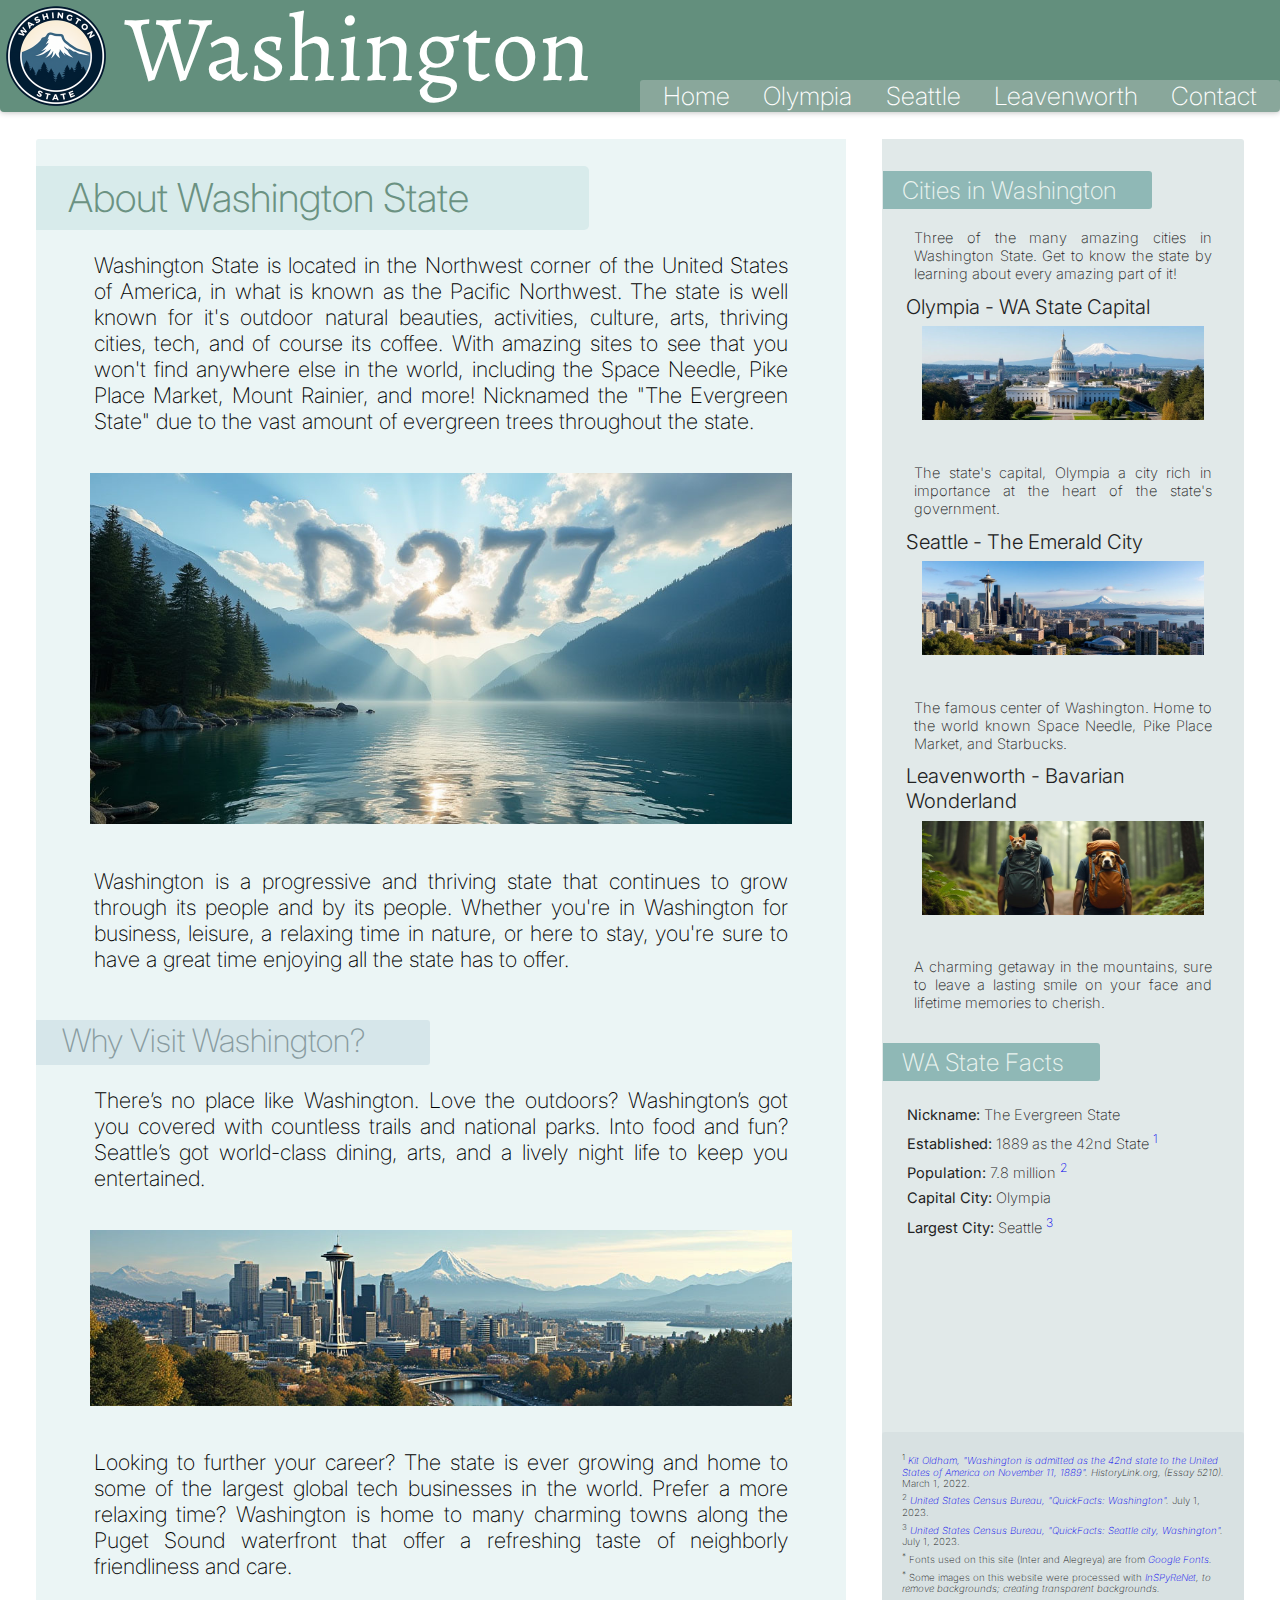
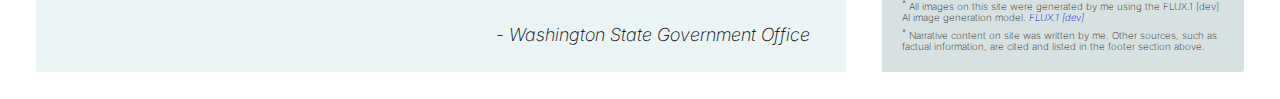
<file: index.html>
<!DOCTYPE html>
<html lang="en">
    <head>
        <meta charset="UTF-8">
        <title>Washington State - Home</title>
        <link rel="stylesheet" href="./css/style.css">
    <body>
        <div class="cookie-banner box-shadow">
            <p>Site uses cookies to improve browsing experience.
                <button class="cookie-banner-button-accept">Accept</button>
                <button class="cookie-banner-button-deny">Deny</button>
            </p>
        </div>
        <header class="box-shadow">
            <div class="header-content" role="heading">
                <span class="header-logo">
                    <img src="./img/WA-Header-Logo_flux.1.png" alt="Washington state circl logo (USA) with the text  &quot;Washington&quot; at the top of the circle and the text &quot;State&quot; at the bottom">
                    <h1>Washington</h1>
                </span>
                <nav class="header-nav">
                    <ul class="heaver-nav-list">
                        <li class="header-nav-item"><a href="index.html">Home</a></li>
                        <li class="header-nav-item"><a href="olympia.html">Olympia</a></li>
                        <li class="header-nav-item"><a href="seattle.html">Seattle</a></li>
                        <li class="header-nav-item"><a href="leavenworth.html">Leavenworth</a></li>
                        <li class="header-nav-item"><a href="contact.html">Contact</a></li>
                    </ul>
                </nav>
            </div>
        </header>
        <main>
            <section class="main-section">
                <h2>About Washington State</h2>
                <p>
                    Washington State is located in the Northwest corner of the United States of America, in what is known as the Pacific Northwest.
                    The state is well known for it's outdoor natural beauties, activities, culture, arts, thriving cities, tech, and of course its coffee.
                    With amazing sites to see that you won't find anywhere else in the world, including the Space Needle, Pike Place Market, Mount Rainier, and more!
                    Nicknamed the "The Evergreen State" due to the vast amount of evergreen trees throughout the state.
                </p>
                <img src="./img/WA-home_lake_flux.1.jpg" alt="Washington state (USA) website homepage image spread of the water and mountain and beautiful trees on a sunny day, with very subtle god rays of light, and clouds shape into the word 'D277'">
                <p>
                    Washington is a progressive and thriving state that continues to grow through its people and by its people.
                    Whether you're in Washington for business, leisure, a relaxing time in nature, or here to stay, you're sure to have a great time enjoying all the state has to offer.
                </p>
                <h3>Why Visit Washington?</h3>
                <p>
                    There’s no place like Washington. Love the outdoors? Washington’s got you covered with countless trails and national parks.
                    Into food and fun? Seattle’s got world-class dining, arts, and a lively night life to keep you entertained.
                </p>
                <img src="./img/WA-home_city-view_flux.1.jpg" alt="WA State bottom webssite banner, a view from the sky showing all the major cities in a cool miniature map type diorama but real life.">
                <p>
                    Looking to further your career? The state is ever growing and home to some of the largest global tech businesses in the world.
                    Prefer a more relaxing time? Washington is home to many charming towns along the Puget Sound waterfront that offer a refreshing taste of neighborly friendliness and care.
                </p>
                <footer class="section-footer">
                    - Washington State Government Office
                </footer>
            </section>
            <aside class="main-aside">
                <h3 class="home-main-aside-header">Cities in Washington</h3>
                <p>Three of the many amazing cities in Washington State. Get to know the state by learning about every amazing part of it!</p>
                <h4>Olympia - WA State Capital</h4>
                <div>
                    <a class="main-aside-city-link" href="olympia.html">
                        <img src="./img/WA-home_Olympia_flux.1.jpg" alt="Washington state (USA) image spread of the capital city: Olympia, WA. Showing the capital building, all white building with white top and mountain in the distant background">
                    </a>
                </div>
                <p>
                The state's capital, Olympia a city rich in importance at the heart of the state's government.
                </p>
                
                <h4>Seattle - The Emerald City</h4>
                <div>
                    <a class="main-aside-city-link" href="seattle.html">
                        <img src="./img/WA-home_Seattle_flux.1.jpg" alt="Washington state (USA) image spread of the city of Seattle. Showing the Space Needle and the waterfront">
                    </a>
                </div>
                <p>
                The famous center of Washington. Home to the world known Space Needle, Pike Place Market, and Starbucks.
                
                </p>
                
                <h4>Leavenworth - Bavarian Wonderland</h4>
                <div>
                    <a class="main-aside-city-link" href="leavenworth.html">
                        <img src="./img/WA-home_Leavenworth_flux.1.jpg" alt="Washington state (USA) image spread of the forest trails, in the woods with a couple of hikers that are wearing hiking backpacks and in one of the backpacks is a cat's head peeking out and in the other backpack is a dog's head peeking out">
                    </a>
                </div>
                <p>
                A charming getaway in the mountains, sure to leave a lasting smile on your face and lifetime memories to cherish.
                </p>
                <br>
                <h3>WA State Facts</h3>
                <ul class="main-aside-facts-list">
                    <li class="main-aside-facts-item"><b>Nickname:</b> The Evergreen State
                    <li class="main-aside-facts-item"><b>Established:</b> 1889 as the 42nd State <sup><a href="#footnote1">1</a></sup>
                    <li class="main-aside-facts-item"><b>Population:</b> 7.8 million <sup><a href="#footnote2">2</a></sup>
                    <li class="main-aside-facts-item"><b>Capital City:</b> Olympia
                    <li class="main-aside-facts-item"><b>Largest City:</b> Seattle <sup><a href="#footnote3">3</a></sup>
                </ul>
                <footer class="aside-footer">
                    <p id="footnote1" class="aside-footer-citation">
                        <sup>1</sup>
                        <cite>
                            <a href="https://www.historylink.org/File/5210" target="_blank" rel="noopener noreferrer">Kit Oldham, "Washington is admitted as the 42nd state to the United States of America on November 11, 1889"</a>.
                            HistoryLink.org, (Essay 5210).
                        </cite>
                        March 1, 2022.
                    </p>
                    <p id="footnote2" class="aside-footer-citation">
                        <sup>2</sup>
                        <cite><a href="https://www.census.gov/quickfacts/WA" target="_blank" rel="noopener noreferrer">United States Census Bureau, "QuickFacts: Washington"</a>.</cite>
                        July 1, 2023.
                    </p>
                    <p id="footnote3" class="aside-footer-citation">
                        <sup>3</sup>
                        <cite><a href="https://www.census.gov/quickfacts/geo/chart/seattlecitywashington/PST045223" target="_blank" rel="noopener noreferrer">United States Census Bureau, "QuickFacts: Seattle city, Washington"</a>.</cite>
                        July 1, 2023.
                    </p>
                    <p class="aside-footer-citation">
                        <sup>*</sup> Fonts used on this site (Inter and Alegreya) are from 
                        <cite>
                            <a href="https://fonts.google.com/" target="_blank" rel="noopener noreferrer">Google Fonts</a>.
                        </cite>
                    </p>
                    <p class="aside-footer-citation">
                        <sup>*</sup>
                        Some images on this website were processed with 
                        <cite><a href="https://github.com/plemeri/InSPyReNet" target="_blank" rel="noopener noreferrer">InSPyReNet</a>, 
                        to remove backgrounds; creating transparent backgrounds.</cite>
                    </p>
                    <p class="aside-footer-citation">
                        <sup>*</sup>
                        All images on this site were generated by me using the FLUX.1 [dev] AI image generation model.
                        <cite><a href="https://huggingface.co/black-forest-labs/FLUX.1-dev" target="_blank" rel="noopener noreferrer">FLUX.1 [dev]</a></cite>
                    </p>
                    <p class="aside-footer-citation">
                        <sup>*</sup>
                        Narrative content on site was written by me.
                        Other sources, such as factual information, are cited and listed in the footer section above.
                    </p>
                </footer>
            </aside>     
        </main>
    </body>
</html>
</file>
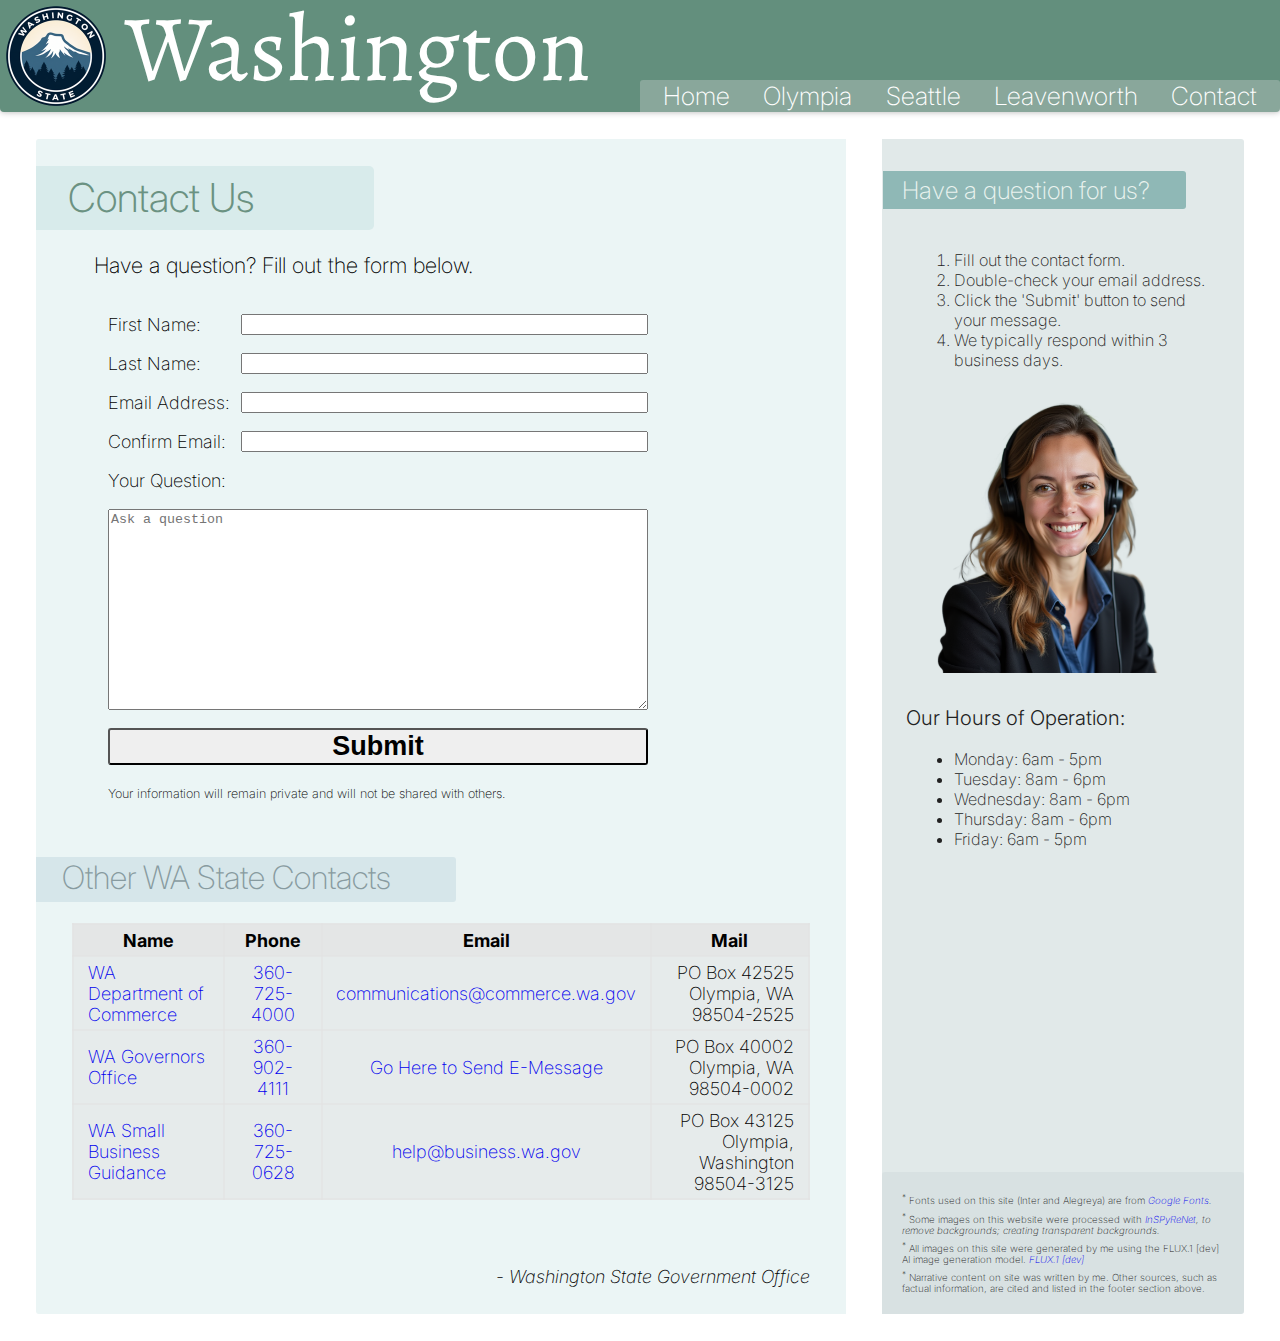
<file: contact.html>
<!DOCTYPE html>
<html lang="en">
    <head>
        <meta charset="UTF-8">
        <title>Washington State - Contact Form</title>
        <link rel="stylesheet" href="./css/style.css">
    <body>
        <header class="box-shadow">
            <div class="header-content" role="heading">
                <span class="header-logo">
                    <img src="./img/WA-Header-Logo_flux.1.png" alt="Washington state circl logo (USA) with the text  &quot;Washington&quot; at the top of the circle and the text &quot;State&quot; at the bottom">
                    <h1>Washington</h1>
                </span>
                <nav class="header-nav">
                    <ul class="heaver-nav-list">
                        <li class="header-nav-item"><a href="index.html">Home</a></li>
                        <li class="header-nav-item"><a href="olympia.html">Olympia</a></li>
                        <li class="header-nav-item"><a href="seattle.html">Seattle</a></li>
                        <li class="header-nav-item"><a href="leavenworth.html">Leavenworth</a></li>
                        <li class="header-nav-item"><a href="contact.html">Contact</a></li>
                    </ul>
                </nav>
            </div>
        </header> 
        <main>
            <section class="main-section">
                <h2>Contact Us</h2>
                <p>
                    Have a question? Fill out the form below.
                </p>
                <form id="contactForm">
                    <div class="form-row">
                        <label for="firstName">First Name:</label>
                        <input type="text" name="firstName" required>
                    </div>
                    <div class="form-row">
                        <label for="lastName">Last Name:</label>
                        <input type="text" name="lastName" required>
                    </div>
                    <div class="form-row">
                        <label for="emailAddress">Email Address:</label>
                        <input type="email" id="emailAddress" name="emailAddress" required>
                    </div>
                    <div class="form-row">
                        <label for="confirmEmail">Confirm Email:</label>
                        <input type="email" id="confirmEmail" name="confirmEmail" required>
                    </div>
                    <div class="form-row">
                        <label for="question">Your Question:</label>
                    </div>
                    <div class="form-row form-row-full">
                        <textarea name="question" rows="13" placeholder="Ask a question"></textarea>
                    </div>
                    <div class="form-row form-row-full">
                        <button type="button" onclick="checkEmailsMatch()">Submit</button>
                    </div>
                    <p><sup><small>Your information will remain private and will not be shared with others.</small></sup></p>

                </form>
                
                <h3>Other WA State Contacts</h3>
                <br>
                <table class="contacts-table">
                    <thead class="contacts-table-head">
                        <tr>
                            <th>Name</th>
                            <th>Phone</th>
                            <th>Email</th>
                            <th>Mail</th>
                        </tr>
                    </thead>
                    <tbody class="contacts-table-body">
                        <tr>
                            <td><a href="https://www.commerce.wa.gov/contact/" target="_blank" rel="noopener noreferrer">WA Department of Commerce</a></td>
                            <td><a href="tel:+1-360-725-4000">360-725-4000</a></td>
                            <td><a href="mailto:communications@commerce.wa.gov">communications@commerce.wa.gov</a></td>
                            <td>PO Box 42525<br>Olympia, WA 98504-2525</td>
                        </tr>
                        <tr>
                            <td><a href="https://governor.wa.gov/contacting-governor/contacting-governors-office" target="_blank" rel="noopener noreferrer">WA Governors Office</a></td>
                            <td><a href="tel:+1-360-902-4111">360-902-4111</a></td>
                            <td><a href="https://governor.wa.gov/contacting-governor/contacting-governors-office/send-gov-inslee-e-message" target="_blank" rel="noopener noreferrer">Go Here to Send E-Message</a></td>
                            <td>PO Box 40002<br>Olympia, WA 98504-0002</td>
                        </tr>
                        <tr>
                            <td><a href="https://www.business.wa.gov/" target="_blank" rel="noopener noreferrer">WA Small Business Guidance</td>
                            <td><a href="tel:+1-360-725-0628">360-725-0628</a></td>
                            <td><a href="mailto:media@wastate.gov">help@business.wa.gov</a></td>
                            <td>PO Box 43125<br>Olympia, Washington 98504-3125</a></td>
                        </tr>
                    </tbody>
                </table>
                <br>
                <footer class="section-footer">
                    - Washington State Government Office
                </footer>
            </section>
            
            <aside class="main-aside">
                <h3>Have a question for us?</h3>
                <ol>
                    <li>Fill out the contact form.</li>
                    <li>Double-check your email address.</li>
                    <li>Click the 'Submit' button to send your message.</li>
                    <li>We typically respond within 3 business days.</li>
                </ol>
                <img src="./img/WA-home_contact-page_flux.1.InSPyReNet.png" alt="Washington state support person talking a picture you'd put on a contact website page">
                <h4>Our Hours of Operation:</h4>
                <ul>
                    <li>Monday: 6am - 5pm</li>
                    <li>Tuesday: 8am - 6pm</li>
                    <li>Wednesday: 8am - 6pm</li>
                    <li>Thursday: 8am - 6pm</li>
                    <li>Friday: 6am - 5pm</li>
                </ul>
                <footer class="aside-footer">
                    <p class="aside-footer-citation">
                        <sup>*</sup> Fonts used on this site (Inter and Alegreya) are from 
                        <cite>
                            <a href="https://fonts.google.com/" target="_blank" rel="noopener noreferrer">Google Fonts</a>.
                        </cite>
                    </p>
                    <p class="aside-footer-citation">
                        <sup>*</sup> Some images on this website were processed with 
                        <cite><a href="https://github.com/plemeri/InSPyReNet" target="_blank" rel="noopener noreferrer">InSPyReNet</a>, 
                        to remove backgrounds; creating transparent backgrounds.</cite>
                    </p>
                    <p class="aside-footer-citation">
                        <sup>*</sup> All images on this site were generated by me using the FLUX.1 [dev] AI image generation model.
                        <cite><a href="https://huggingface.co/black-forest-labs/FLUX.1-dev" target="_blank" rel="noopener noreferrer">FLUX.1 [dev]</a></cite>
                    </p>
                    <p class="aside-footer-citation">
                        <sup>*</sup> Narrative content on site was written by me.
                        Other sources, such as factual information, are cited and listed in the footer section above.
                    </p>
                </footer>
            </aside>
        </main>
        <script src="./js/contact.js"></script>
    </body>
</html>
</file>
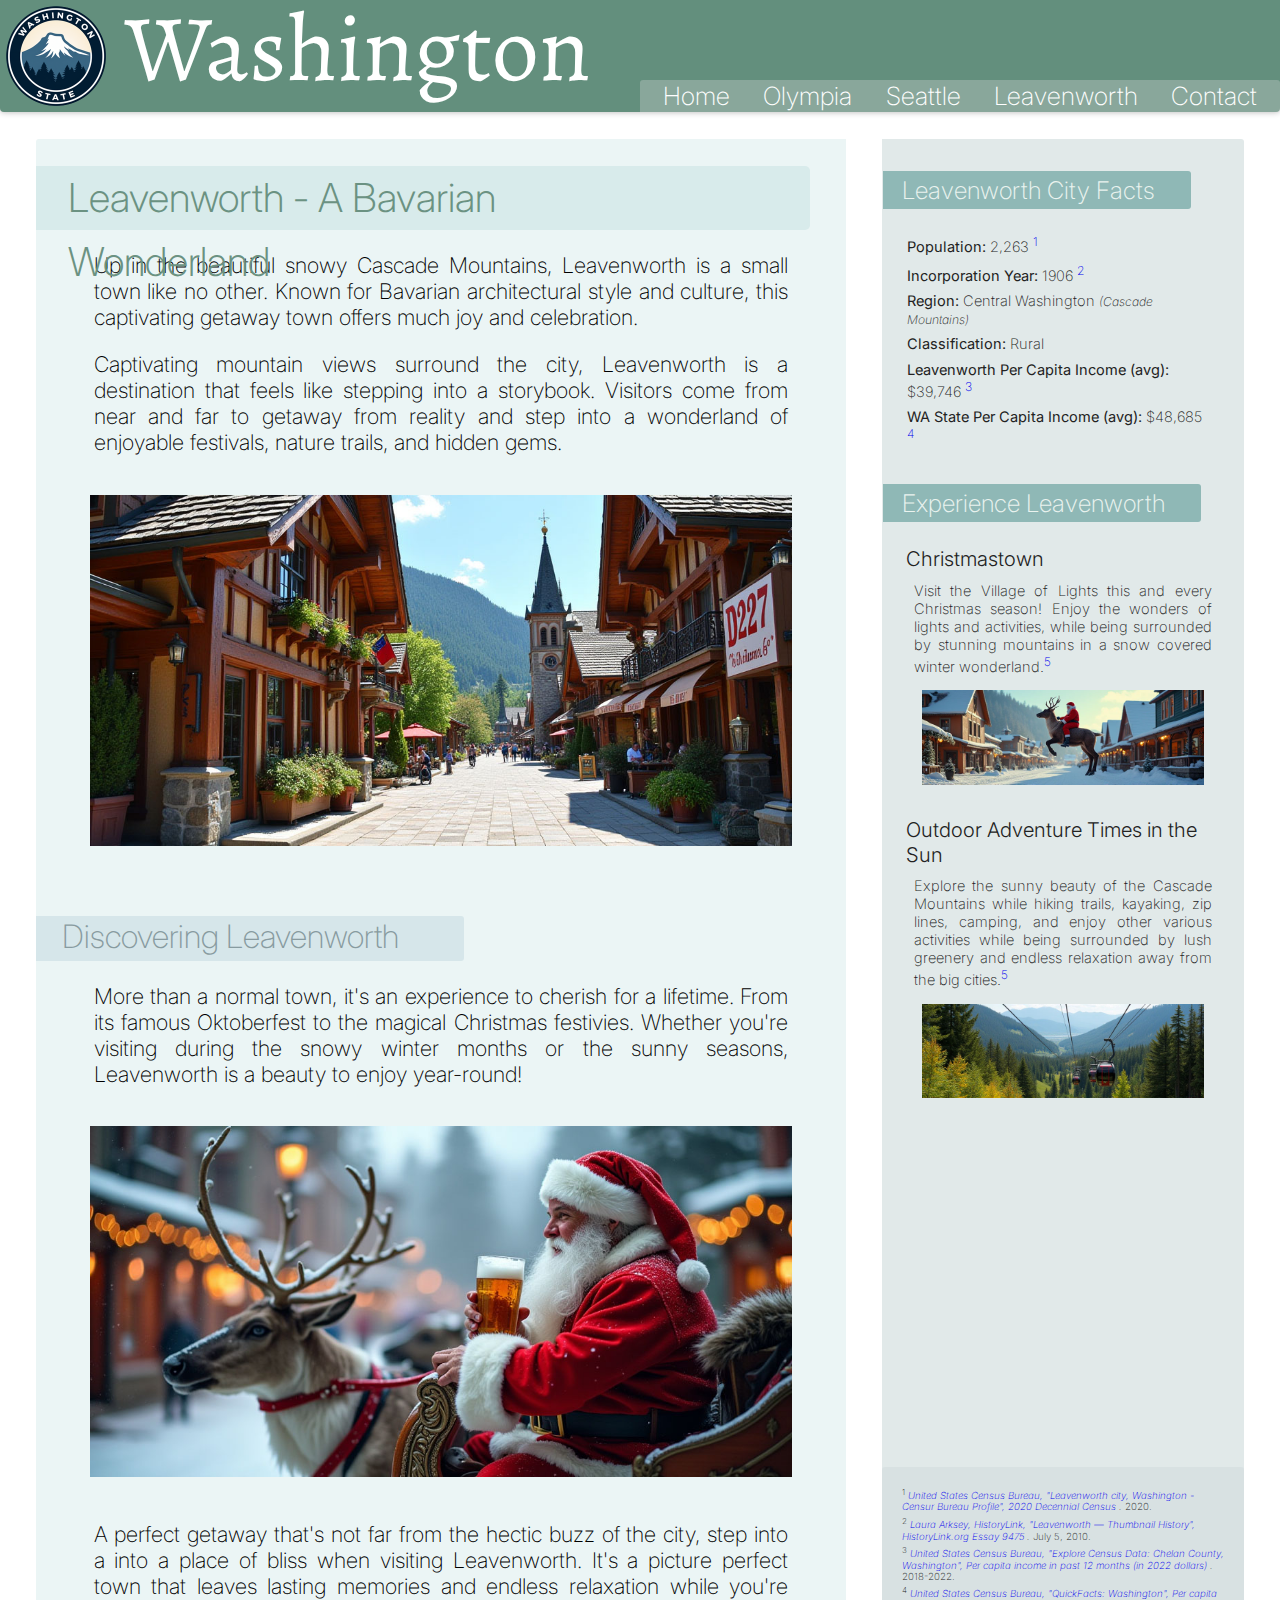
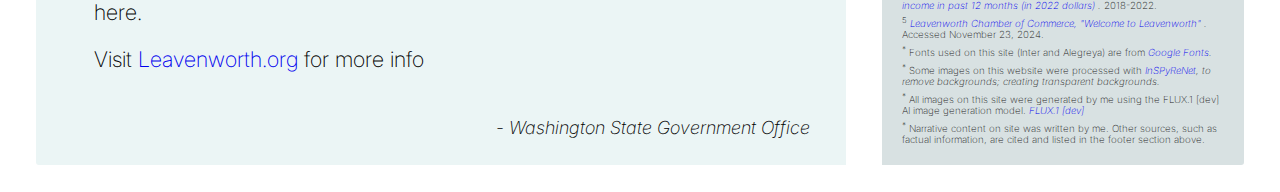
<file: leavenworth.html>
<!DOCTYPE html>
<html lang="en">
    <head>
        <meta charset="UTF-8">
        <title>Washington State - Leavenworth: A Bavarian Wonderland</title>
        <link rel="stylesheet" href="./css/style.css">
    <body>
        <header class="box-shadow">
            <div class="header-content" role="heading">
                <span class="header-logo">
                    <img src="./img/WA-Header-Logo_flux.1.png" alt="Washington state circl logo (USA) with the text  &quot;Washington&quot; at the top of the circle and the text &quot;State&quot; at the bottom">
                    <h1>Washington</h1>
                </span>
                <nav class="header-nav">
                    <ul class="heaver-nav-list">
                        <li class="header-nav-item"><a href="index.html">Home</a></li>
                        <li class="header-nav-item"><a href="olympia.html">Olympia</a></li>
                        <li class="header-nav-item"><a href="seattle.html">Seattle</a></li>
                        <li class="header-nav-item"><a href="leavenworth.html">Leavenworth</a></li>
                        <li class="header-nav-item"><a href="contact.html">Contact</a></li>
                    </ul>
                </nav>
            </div>
        </header> 
        <main>
            <section class="main-section">
                <h2>Leavenworth - A Bavarian Wonderland</h2>
                <p>
                    Up in the beautiful snowy Cascade Mountains, Leavenworth is a small town like no other. 
                    Known for Bavarian architectural style and culture, this captivating getaway town offers much joy and celebration.
                </p>
                <p>
                    Captivating mountain views surround the city, Leavenworth is a destination that feels like stepping into a storybook.
                    Visitors come from near and far to getaway from reality and step into a wonderland of enjoyable festivals, nature trails, and hidden gems.
                </p>
                <img src="./img/WA-Leavenworth_town-sign_flux.1.jpg" alt="WA Leavenworth Bovarian style town in Summer with cool wooden Bovarian cuckoo clock style and a shop that has a sign that says "D227"">
                <br>
                <h3>Discovering Leavenworth</h3>
                <p>
                    More than a normal town, it's an experience to cherish for a lifetime. From its famous Oktoberfest to the magical Christmas festivies.
                    Whether you're visiting during the snowy winter months or the sunny seasons, Leavenworth is a beauty to enjoy year-round!
                </p>
                <img src="./img/WA-Leavenworth_Santa-sleigh_flux.1.jpg" alt="WA Leavenworth town with Santa in his sleigh with reindeer and drinking a Bavarian beer">
                <p>
                    A perfect getaway that's not far from the hectic buzz of the city, step into a into a place of bliss when visiting Leavenworth.
                    It's a picture perfect town that leaves lasting memories and endless relaxation while you're here. 
                </p>
                <p>
                    Visit <a href="https://leavenworth.org/" target="_blank" rel="noopener noreferrer">Leavenworth.org</a> for more info
                </p>
                <footer class="section-footer">
                    - Washington State Government Office
                </footer>
            </section>
            <aside class="main-aside">
                <h3>Leavenworth City Facts</h3>
                <ul class="main-aside-facts-list">
                    <li class="main-aside-facts-item"><b>Population:</b> 2,263 <sup><a href="#footnote1">1</a></sup></li>
                    <li class="main-aside-facts-item"><b>Incorporation Year:</b> 1906 <sup><a href="#footnote2">2</a></sup></li>
                    <li class="main-aside-facts-item"><b>Region:</b> Central Washington <small><i>(Cascade Mountains)</small></i></li>
                    <li class="main-aside-facts-item"><b>Classification:</b> Rural</li>
                    <li class="main-aside-facts-item"><b>Leavenworth Per Capita Income (avg):</b> $39,746 <sup><a href="#footnote3">3</a></sup></li>
                    <li class="main-aside-facts-item"><b>WA State Per Capita Income (avg):</b> $48,685 <sup><a href="#footnote4">4</a></sup></li>
                </ul>
                <h3>Experience Leavenworth</h3>
                <h4>Christmastown</h4>
                <p>
                    Visit the Village of Lights this and every Christmas season! Enjoy the wonders of lights and activities,
                    while being surrounded by stunning mountains in a snow covered winter wonderland.<sup><a href="#footnote5">5</a></sup>
                </p>
                <img src="./img/WA-Leavenworth_reindeer-rider_flux.1.jpg" alt="WA Leavenworth Bovarian style town at Christmas with Santa flying, sitting on top of Rudolph the red nose reindeer">
                <h4>Outdoor Adventure Times in the Sun</h4>
                <p>
                    Explore the sunny beauty of the Cascade Mountains while hiking trails, kayaking, zip lines, camping,
                    and enjoy other various activities while being surrounded by lush greenery and endless relaxation away from the big cities.<sup><a href="#footnote5">5</a></sup>
                </p>
                <img src="./img/WA-Leavenworth_mountain-lift_flux.1.jpg" alt="WA Leavenworth Bovarian in the Summer on a zip line">

                <footer class="aside-footer">
                    <p id="footnote1" class="aside-footer-citation">
                        <sup>1</sup>
                        <cite><a href="https://data.census.gov/profile/Leavenworth_city,_Washington?g=160XX00US5338845" target="_blank" rel="noopener noreferrer">
                            United States Census Bureau, "Leavenworth city, Washington - Censur Bureau Profile", 2020 Decennial Census
                        </a>.</cite>
                        2020.
                    </p>
                    <p id="footnote2" class="aside-footer-citation">
                        <sup>2</sup>
                        <cite><a href="https://www.historylink.org/file/9475" target="_blank" rel="noopener noreferrer">
                            Laura Arksey, HistoryLink, "Leavenworth — Thumbnail History", HistoryLink.org Essay 9475
                        </a>.</cite>
                        July 5, 2010.
                    </p>
                    <p id="footnote3" class="aside-footer-citation">
                        <sup>3</sup>
                        <cite><a href="https://www.census.gov/quickfacts/fact/table/chelancountywashington/INC910222#INC910222" target="_blank" rel="noopener noreferrer">
                            United States Census Bureau, "Explore Census Data: Chelan County, Washington", Per capita income in past 12 months (in 2022 dollars)
                        </a>.</cite>
                        2018-2022.
                    </p>
                    <p id="footnote4" class="aside-footer-citation">
                        <sup>4</sup>
                        <cite><a href="https://www.census.gov/quickfacts/fact/table/WA/INC910222#INC910222" target="_blank" rel="noopener noreferrer">
                            United States Census Bureau, "QuickFacts: Washington", Per capita income in past 12 months (in 2022 dollars)
                        </a>.</cite>
                        2018-2022.
                    </p>
                    <p id="footnote5" class="aside-footer-citation">
                        <sup>5</sup>
                        <cite><a href="https://leavenworth.org/" target="_blank" rel="noopener noreferrer">
                            Leavenworth Chamber of Commerce, "Welcome to Leavenworth"
                        </a>.</cite>
                        Accessed November 23, 2024.
                    </p>
                    <p class="aside-footer-citation">
                        <sup>*</sup> Fonts used on this site (Inter and Alegreya) are from 
                        <cite>
                            <a href="https://fonts.google.com/" target="_blank" rel="noopener noreferrer">Google Fonts</a>.
                        </cite>
                    </p>
                    <p class="aside-footer-citation">
                        <sup>*</sup>
                        Some images on this website were processed with 
                        <cite><a href="https://github.com/plemeri/InSPyReNet" target="_blank" rel="noopener noreferrer">InSPyReNet</a>, 
                        to remove backgrounds; creating transparent backgrounds.</cite>
                    </p>
                    <p class="aside-footer-citation">
                        <sup>*</sup>
                        All images on this site were generated by me using the FLUX.1 [dev] AI image generation model.
                        <cite><a href="https://huggingface.co/black-forest-labs/FLUX.1-dev" target="_blank" rel="noopener noreferrer">FLUX.1 [dev]</a></cite>
                    </p>
                    <p class="aside-footer-citation">
                        <sup>*</sup>
                        Narrative content on site was written by me.
                        Other sources, such as factual information, are cited and listed in the footer section above.
                    </p>
                </footer>
            </aside>
        </main>        

    </body>
</html>
</file>
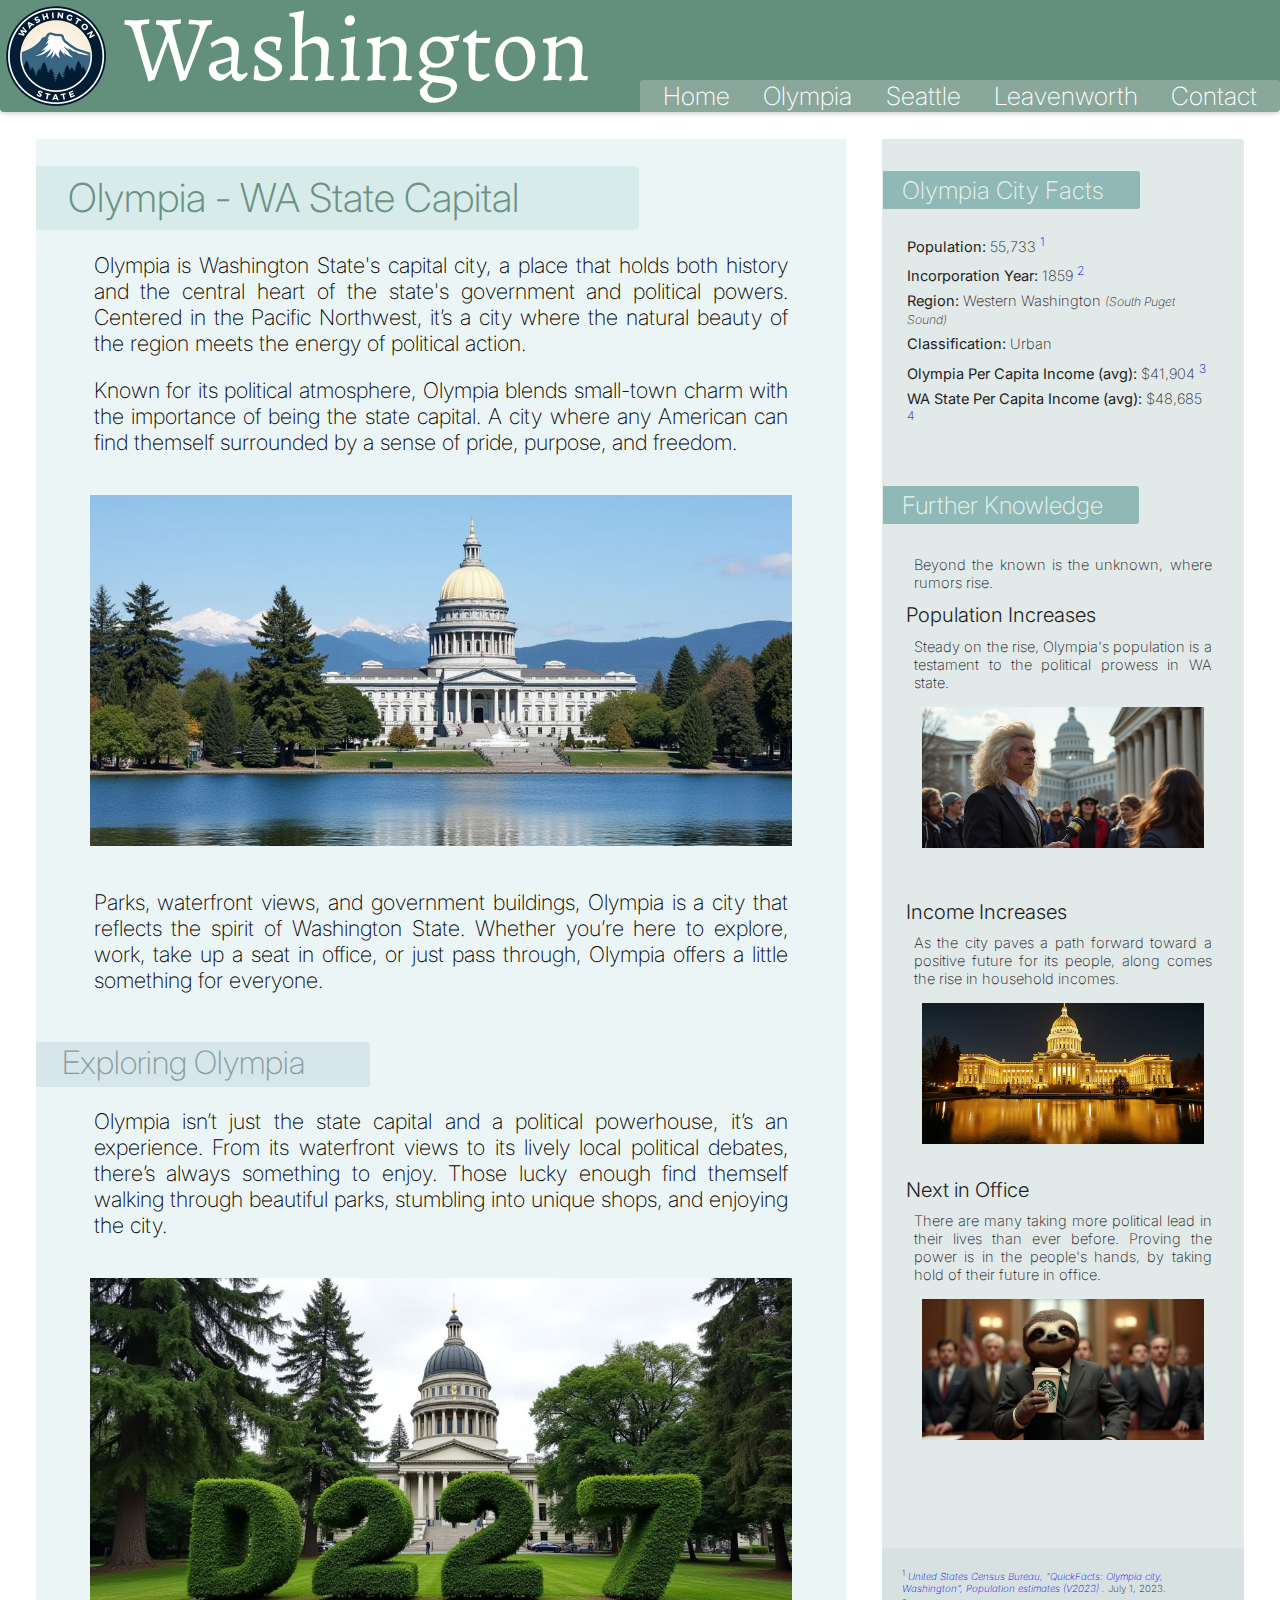
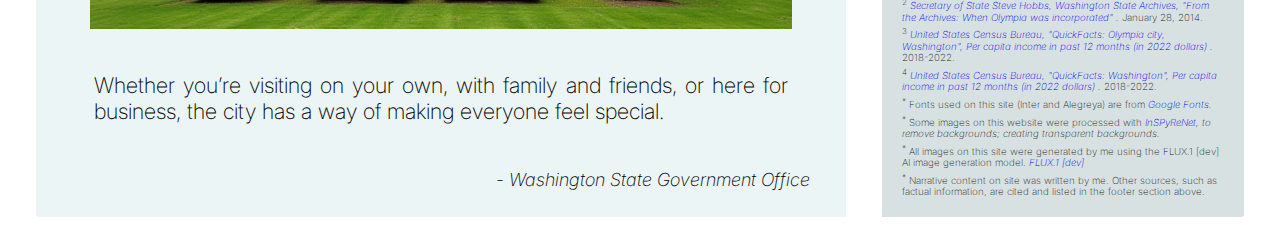
<file: olympia.html>
<!DOCTYPE html>
<html lang="en">
    <head>
        <meta charset="UTF-8">
        <title>Washington State - Olympia: WA State Capital</title>
        <link rel="stylesheet" href="./css/style.css">
    <body>
        <header class="box-shadow">
            <div class="header-content" role="heading">
                <span class="header-logo">
                    <img src="./img/WA-Header-Logo_flux.1.png" alt="Washington state circl logo (USA) with the text  &quot;Washington&quot; at the top of the circle and the text &quot;State&quot; at the bottom">
                    <h1>Washington</h1>
                </span>
                <nav class="header-nav">
                    <ul class="heaver-nav-list">
                        <li class="header-nav-item"><a href="index.html">Home</a></li>
                        <li class="header-nav-item"><a href="olympia.html">Olympia</a></li>
                        <li class="header-nav-item"><a href="seattle.html">Seattle</a></li>
                        <li class="header-nav-item"><a href="leavenworth.html">Leavenworth</a></li>
                        <li class="header-nav-item"><a href="contact.html">Contact</a></li>
                    </ul>
                </nav>
            </div>
        </header> 
        <main>
            <section class="main-section">

                <h2>Olympia - WA State Capital</h2>
                <p>
                    Olympia is Washington State's capital city, a place that holds both history and the central heart of the state's government and political powers. 
                    Centered in the Pacific Northwest, it’s a city where the natural beauty of the region meets the energy of political action.
                </p>
                <p>
                    Known for its political atmosphere, Olympia blends small-town charm with the importance of being the state capital. 
                    A city where any American can find themself surrounded by a sense of pride, purpose, and freedom.
                </p>
                <img src="./img/WA-Olympia_capital-building_flux.1.jpg" alt="Olympia capital city of Washington state, and there's a beautiful capital building with a white roof near the Puget Sound">
                <p>
                    Parks, waterfront views, and government buildings, Olympia is a city that reflects the spirit of Washington State. 
                    Whether you’re here to explore, work, take up a seat in office, or just pass through, Olympia offers a little something for everyone.
                </p>
                
                
                <h3>Exploring Olympia</h3>
                <p>
                    Olympia isn’t just the state capital and a political powerhouse, it’s an experience.
                    From its  waterfront views to its lively local political debates, there’s always something to enjoy. 
                    Those lucky enough find themself walking through beautiful parks, stumbling into unique shops, and enjoying the city.
                </p>
                <img src="./img/WA-Olympia_capital-d227_flux.1.jpg" alt="Olympia capital city of Washington state and there's a group of trees that come together to form that spell the world 'D227' n friont of the capital building ">
                <p>
                    Whether you’re visiting on your own, with family and friends, or here for business, the city has a way of making everyone feel special.
                </p>
                    
                <footer class="section-footer">
                    - Washington State Government Office
                </footer>
            </section>
            <aside class="main-aside">
                <h3>Olympia City Facts</h3>

                <ul class="main-aside-facts-list">
                    <li class="main-aside-facts-item"><b>Population:</b> 55,733 <sup><a href="#footnote1">1</a></sup></li>
                    <li class="main-aside-facts-item"><b>Incorporation Year:</b> 1859 <sup><a href="#footnote2">2</a></sup></li>
                    <li class="main-aside-facts-item"><b>Region:</b> Western Washington <small><i>(South Puget Sound)</i></small></li>
                    <li class="main-aside-facts-item"><b>Classification:</b> Urban</li>
                    <li class="main-aside-facts-item"><b>Olympia Per Capita Income (avg):</b> $41,904 <sup><a href="#footnote3">3</a></sup></li>
                    <li class="main-aside-facts-item"><b>WA State Per Capita Income (avg):</b> $48,685 <sup><a href="#footnote4">4</a></sup></li>
                </ul>
                <br>
                <h3>Further Knowledge</h3>
                <p>Beyond the known is the unknown, where rumors rise.</p>
                
                <h4>Population Increases</h4>
                <p>Steady on the rise, Olympia's population is a testament to the political prowess in WA state.</p>
                <img src="./img/WA-Olympia_Capital-Gavel_flux.1.jpg" alt="Olympia capital city of Washington state there's a big crowd of people ouutside the building and one of them is wearing a wig and a gavel">

                <p>
                <h4>Income Increases</h4>

                <p>
                As the city paves a path forward toward a positive future for its people,
                along comes the rise in household incomes.
                </p>
                <img src="./img/WA-Olympia_Gold-Capital_flux.1.jpg" alt="Olympia capital city of Washington state they are neat the capital building made of actual gold and sparkling encrusted diamonds, it looks like a giant piece of jewelery">

                <h4>Next in Office</h4>
                <p>
                There are many taking more political lead in their lives than ever before.
                Proving the power is in the people's hands, by taking hold of their future in office.
                </p>
                <img src="./img/WA-Olympia_Starbucks-Sloth_flux.1.jpg" alt="Olympia capital city of Washington state and there's a room full of politicians who look important and one of the politicians is a sloth holding a cup of Starbucks coffee with the Starbucks logo on it">
                <footer class="aside-footer">
                    <p id="footnote1" class="aside-footer-citation">
                        <sup>1</sup>
                        <cite><a href="https://www.census.gov/quickfacts/fact/table/olympiacitywashington/PST045223#PST045223" target="_blank" rel="noopener noreferrer">
                            United States Census Bureau, "QuickFacts: Olympia city, Washington", Population estimates (V2023)
                        </a>.</cite>
                        July 1, 2023.
                    </p>
                    <p id="footnote2" class="aside-footer-citation">
                        <sup>2</sup>
                        <cite><a href="https://blogs.sos.wa.gov/FromOurCorner/index.php/2014/01/from-the-archives-when-olympia-was-incorporated/" target="_blank" rel="noopener noreferrer">
                            Secretary of State Steve Hobbs, Washington State Archives, "From the Archives: When Olympia was incorporated"
                        </a>.</cite>
                        January 28, 2014.
                    </p>
                    <p id="footnote3" class="aside-footer-citation">
                        <sup>3</sup>
                        <cite><a href="https://www.census.gov/quickfacts/fact/table/olympiacitywashington/INC910222#INC910222" target="_blank" rel="noopener noreferrer">
                            United States Census Bureau, "QuickFacts: Olympia city, Washington", Per capita income in past 12 months (in 2022 dollars)
                        </a>.</cite>
                        2018-2022.
                    </p>
                    <p id="footnote4" class="aside-footer-citation">
                        <sup>4</sup>
                        <cite><a href="https://www.census.gov/quickfacts/fact/table/WA/INC910222#INC910222" target="_blank" rel="noopener noreferrer">
                            United States Census Bureau, "QuickFacts: Washington", Per capita income in past 12 months (in 2022 dollars)
                        </a>.</cite>
                        2018-2022.
                    </p>
                    <p class="aside-footer-citation">
                        <sup>*</sup> Fonts used on this site (Inter and Alegreya) are from 
                        <cite>
                            <a href="https://fonts.google.com/" target="_blank" rel="noopener noreferrer">Google Fonts</a>.
                        </cite>
                    </p>
                    <p class="aside-footer-citation">
                        <sup>*</sup>
                        Some images on this website were processed with 
                        <cite><a href="https://github.com/plemeri/InSPyReNet" target="_blank" rel="noopener noreferrer">InSPyReNet</a>, 
                        to remove backgrounds; creating transparent backgrounds.</cite>
                    </p>
                    <p class="aside-footer-citation">
                        <sup>*</sup>
                        All images on this site were generated by me using the FLUX.1 [dev] AI image generation model.
                        <cite><a href="https://huggingface.co/black-forest-labs/FLUX.1-dev" target="_blank" rel="noopener noreferrer">FLUX.1 [dev]</a></cite>
                    </p>
                    <p class="aside-footer-citation">
                        <sup>*</sup>
                        Narrative content on site was written by me.
                        Other sources, such as factual information, are cited and listed in the footer section above.
                    </p>
                </footer>
            </aside>
        </main>



    </body>

</html>
</file>
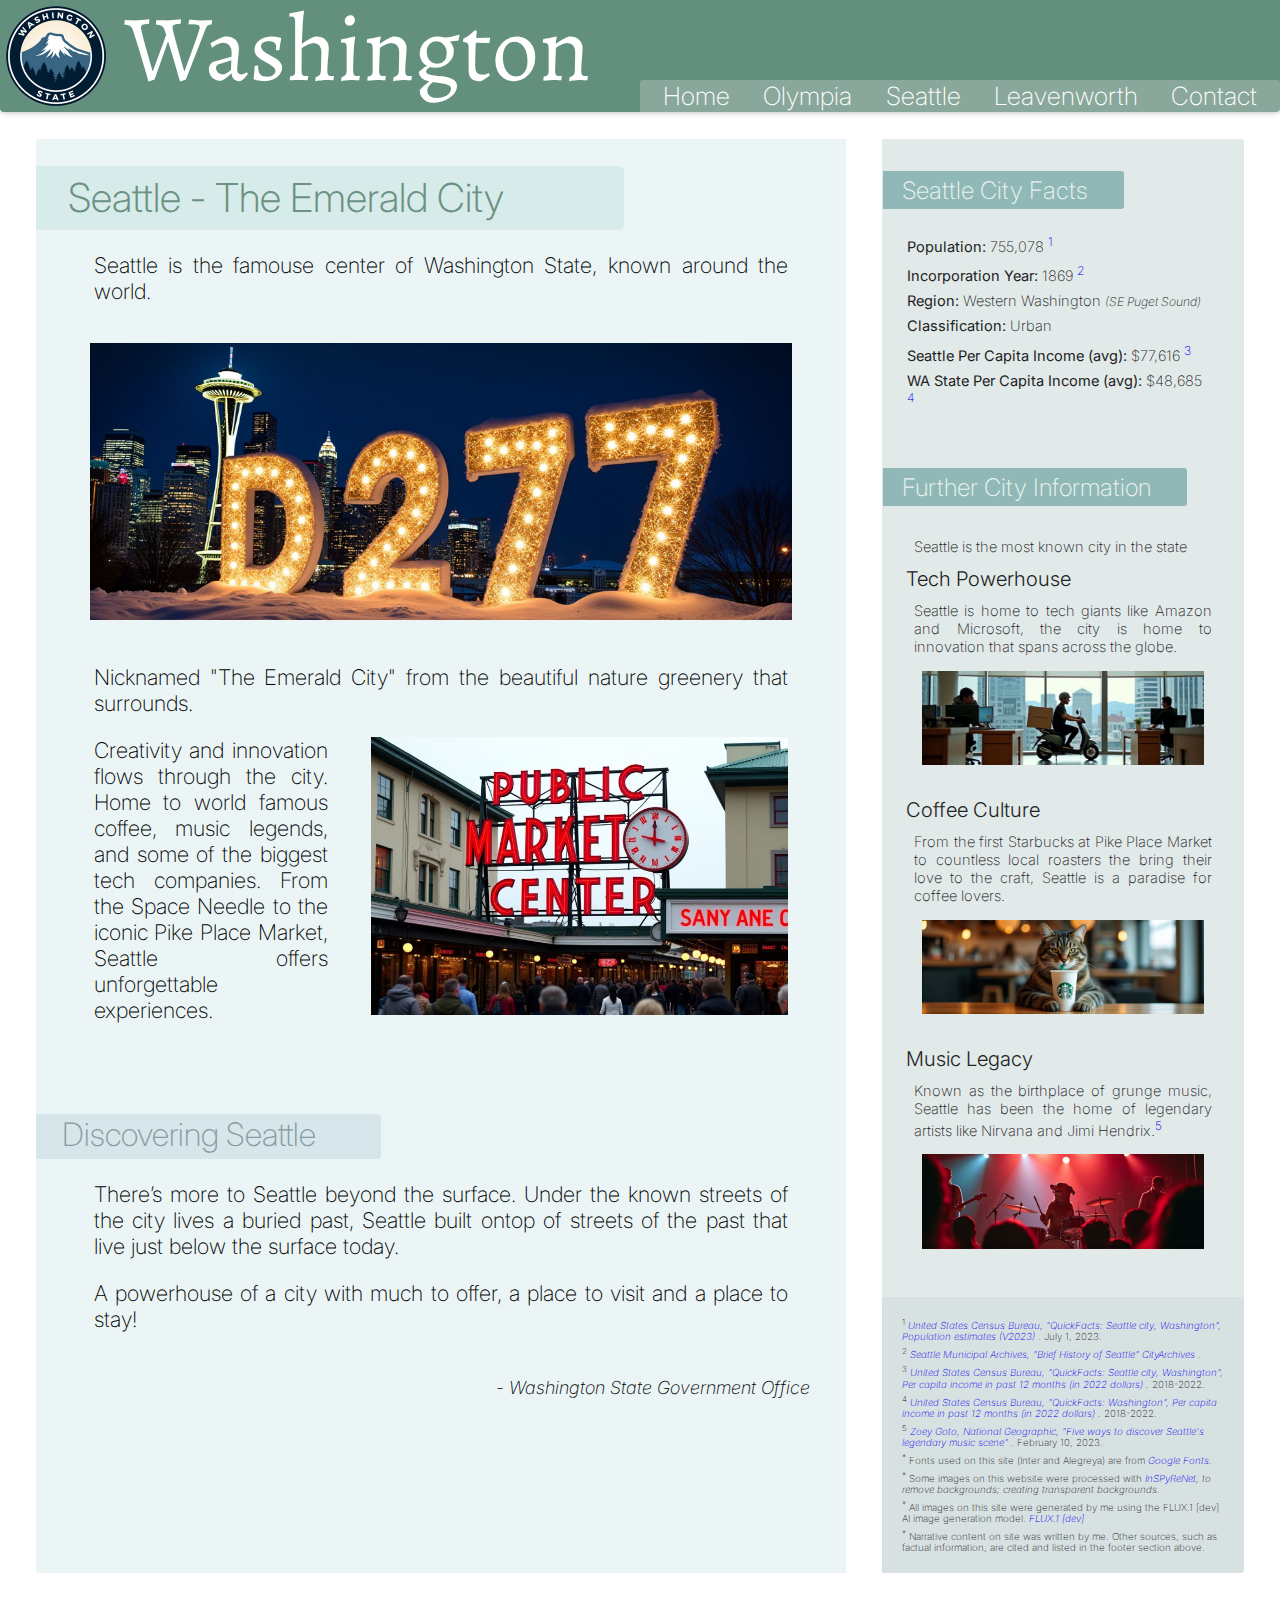
<file: seattle.html>
<!DOCTYPE html>
<html lang="en">
    <head>
        <meta charset="UTF-8">
        <title>Washington State - Seattle: The Emerald City</title>
        <link rel="stylesheet" href="./css/style.css">
    <body>
        <header class="box-shadow">
            <div class="header-content" role="heading">
                <span class="header-logo">
                    <img src="./img/WA-Header-Logo_flux.1.png" alt="Washington state circl logo (USA) with the text  &quot;Washington&quot; at the top of the circle and the text &quot;State&quot; at the bottom">
                    <h1>Washington</h1>
                </span>
                <nav class="header-nav">
                    <ul class="heaver-nav-list">
                        <li class="header-nav-item"><a href="index.html">Home</a></li>
                        <li class="header-nav-item"><a href="olympia.html">Olympia</a></li>
                        <li class="header-nav-item"><a href="seattle.html">Seattle</a></li>
                        <li class="header-nav-item"><a href="leavenworth.html">Leavenworth</a></li>
                        <li class="header-nav-item"><a href="contact.html">Contact</a></li>
                    </ul>
                </nav>
            </div>
        </header> 
        <main>
            <section class="main-section">
                <h2>Seattle - The Emerald City</h2>
                <p>
                    Seattle is the famouse center of Washington State, known around the world.
                </p>
                <img src="./img/WA-Seattle_snow_flux.1.jpg" alt="Seattle city Christmas Space Needle shaped into the word 'D277'">
                <p>
                    Nicknamed "The Emerald City" from the beautiful nature greenery that surrounds.
                </p>
                <p>
                    <img class="main-section-float-img" src="./img/WA-Seattle_Pike-Place-Market_flux.1.jpg" alt="Pike Place Market streets, sign that says 'Public Market Center' on the right side of the sign is a white clock with red hands and red numbers. With people in the streets below the sign">
                    Creativity and innovation flows through the city. Home to world famous coffee, music legends, and some of the biggest tech companies.
                    From the Space Needle to the iconic Pike Place Market, Seattle offers unforgettable experiences.
                </p>
                <br>
                <h3>Discovering Seattle</h3>
                <p>
                    There’s more to Seattle beyond the surface. Under the known streets of the city lives a buried past, Seattle built ontop of streets of the past that live just below the surface today.
                </p>
                
                <p>
                    A powerhouse of a city with much to offer, a place to visit and a place to stay!
                </p>
                <footer class="section-footer">
                    - Washington State Government Office
                </footer>
            </section>
            <aside class="main-aside">
                <h3>Seattle City Facts</h3>

                <ul class="main-aside-facts-list">
                    <li class="main-aside-facts-item"><b>Population:</b> 755,078 <sup><a href="#footnote1">1</a></sup></li>
                    <li class="main-aside-facts-item"><b>Incorporation Year:</b> 1869 <sup><a href="#footnote2">2</a></sup></li>
                    <li class="main-aside-facts-item"><b>Region:</b> Western Washington <small><i>(SE Puget Sound)</i></small></li>
                    <li class="main-aside-facts-item"><b>Classification:</b> Urban</li>
                    <li class="main-aside-facts-item"><b>Seattle Per Capita Income (avg):</b> $77,616 <sup><a href="#footnote3">3</a></sup></li>
                    <li class="main-aside-facts-item"><b>WA State Per Capita Income (avg):</b> $48,685 <sup><a href="#footnote4">4</a></sup></li>
                </ul>
                <br>
                <h3>Further City Information</h3>
                <p>Seattle is the most known city in the state</p>
                <h4>Tech Powerhouse</h4>
                <p>
                    Seattle is home to tech giants like Amazon and Microsoft, the city is home to innovation that spans across the globe.
                </p>
                <img src="./img/WA-Seattle_Prime-Delivery_flux.1.jpg" alt="Seattle city giant tech company with computers in an office space and a delivery man driving a moped inside the office">
    
                <h4>Coffee Culture</h4>
                <p>
                    From the first Starbucks at Pike Place Market to countless local roasters the bring their love to the craft, Seattle is a paradise for coffee lovers.
                </p>
                <img src="./img/WA-Seattle_cat-drinking-Starbucks_flux.1.jpg" alt="Seattle city a hipster grunge cat at a Starbucks drinking Starbucks coffee with the Starbucks logo on the cup and the cat is drinking the coffee with a straw">
    
                <h4>Music Legacy</h4>
                <p>
                    Known as the birthplace of grunge music, Seattle has been the home of legendary artists like Nirvana and Jimi Hendrix.<sup><a href="#footnote4">5</a></sup>
                </p>
                <img src="./img/WA-Seattle_dog-playing-drums_flux.1.jpg" alt="Seattle city a hipster grunge band rockshow at a small venu with a crowd and on the stage is a dog who is holding drumsticks and is playing the drums">
                <footer class="aside-footer">
                    <p id="footnote1" class="aside-footer-citation">
                        <sup>1</sup>
                        <cite><a href="https://www.census.gov/quickfacts/fact/table/seattlecitywashington/PST045223#PST045223" target="_blank" rel="noopener noreferrer">
                            United States Census Bureau, "QuickFacts: Seattle city, Washington", Population estimates (V2023)
                        </a>.</cite>
                        July 1, 2023.
                    </p>
                    <p id="footnote2" class="aside-footer-citation">
                        <sup>2</sup>
                        <cite><a href="https://seattle.gov/cityarchives/seattle-facts/brief-history-of-seattle" target="_blank" rel="noopener noreferrer">
                            Seattle Municipal Archives, "Brief History of Seattle" CityArchives
                        </a>.</cite>
                    </p>
                    <p id="footnote3" class="aside-footer-citation">
                        <sup>3</sup>
                        <cite><a href="https://www.census.gov/quickfacts/fact/table/seattlecitywashington/INC910222#INC910222" target="_blank" rel="noopener noreferrer">
                            United States Census Bureau, "QuickFacts: Seattle city, Washington", Per capita income in past 12 months (in 2022 dollars)
                        </a>.</cite>
                        2018-2022.
                    </p>
                    <p id="footnote4" class="aside-footer-citation">
                        <sup>4</sup>
                        <cite><a href="https://www.census.gov/quickfacts/fact/table/WA/INC910222#INC910222" target="_blank" rel="noopener noreferrer">
                            United States Census Bureau, "QuickFacts: Washington", Per capita income in past 12 months (in 2022 dollars)
                        </a>.</cite>
                        2018-2022.
                    </p>
                    <p id="footnote5" class="aside-footer-citation">
                        <sup>5</sup>
                        <cite><a href="https://www.nationalgeographic.com/travel/article/paid-content-discover-seattle-music-scene" target="_blank" rel="noopener noreferrer">
                            Zoey Goto, National Geographic, "Five ways to discover Seattle's legendary music scene"
                        </a>.</cite>
                        February 10, 2023.
                    </p>
                    <p class="aside-footer-citation">
                        <sup>*</sup> Fonts used on this site (Inter and Alegreya) are from 
                        <cite>
                            <a href="https://fonts.google.com/" target="_blank" rel="noopener noreferrer">Google Fonts</a>.
                        </cite>
                    </p>
                    <p class="aside-footer-citation">
                        <sup>*</sup>
                        Some images on this website were processed with 
                        <cite><a href="https://github.com/plemeri/InSPyReNet" target="_blank" rel="noopener noreferrer">InSPyReNet</a>, 
                        to remove backgrounds; creating transparent backgrounds.</cite>
                    </p>
                    <p class="aside-footer-citation">
                        <sup>*</sup>
                        All images on this site were generated by me using the FLUX.1 [dev] AI image generation model.
                        <cite><a href="https://huggingface.co/black-forest-labs/FLUX.1-dev" target="_blank" rel="noopener noreferrer">FLUX.1 [dev]</a></cite>
                    </p>
                    <p class="aside-footer-citation">
                        <sup>*</sup>
                        Narrative content on site was written by me.
                        Other sources, such as factual information, are cited and listed in the footer section above.
                    </p>
                </footer>
            </aside>
        </main>
        

 

    </body>

</html>
</file>
<file: css/style.css>
@font-face {
    font-family: 'Inter';
    font-style: normal;
    font-weight: 100 900;
    font-optical-sizing: auto;
    font-display: swap;
    src: url('/fonts/Inter/Inter-VariableFont_opsz,wght.ttf') format('truetype');
    /* variable font handling https://web.dev/articles/variable-fonts#variable_fonts_in_css the whole page was a pretty cool read tho */
    src: url('/fonts/Inter/Inter-VariableFont_opsz,wght.ttf') format('truetype') tech('variations');
}
@font-face {
    font-family: 'Inter';
    font-style: italic;
    font-weight: 100 900;
    font-optical-sizing: auto;
    font-display: swap;
    src: url('/fonts/Inter/Inter-Italic-VariableFont_opsz,wght.ttf') format('truetype');
    src: url('/fonts/Inter/Inter-Italic-VariableFont_opsz,wght.ttf') format('truetype') tech('variations');
}
@font-face {
    font-family: 'Alegreya';
    font-style: normal;
    font-weight: 400 900;
    font-optical-sizing: auto;
    font-display: swap;
    src: url('/fonts/Alegreya/Alegreya-VariableFont_wght.ttf') format('truetype');
    src: url('/fonts/Alegreya/Alegreya-VariableFont_wght.ttf') format('truetype') tech('variations');
}
@font-face {
    font-family: 'Alegreya';
    font-style: italic;
    font-weight: 400 900;
    font-optical-sizing: auto;
    font-display: swap;
    src: url('/fonts/Alegreya/Alegreya-Italic-VariableFont_wght.ttf') format('truetype');
    src: url('/fonts/Alegreya/Alegreya-Italic-VariableFont_wght.ttf') format('truetype') tech('variations');
}
:root {
    --color-darkgreen: rgb(99, 143, 125);
    --color-darkgreen2: rgb(84, 115, 99);
    --color-lightblue: rgb(235, 245, 245);
    --color-lightblue2: rgb(225, 233, 233);
    --color-transparent-gray: rgba(226, 226, 226, 0.3);
    --color-transparent-gray2: rgba(226, 226, 226, 0.5);
}
html, body {
    margin: 0;
    padding: 0;
    font-family: "Inter", serif;
    font-optical-sizing: auto;
    font-weight: 200;
    font-style: normal;
    font-size: 18px;
}
html, body, .header-content, .main-content {
    min-width: 800px;
}
h1, h2, h3, h4, h5 {
    font-weight:300;
}
b {
    font-weight: 400;
}
a {
    text-decoration: none;
}
a:hover {
    text-shadow: 0 0 4px white;
    transition: text-shadow 0.3s ease;
}
/* for header bg that's always full width */
header { 
    background-color: var(--color-darkgreen);
    width: 100%;
    border-radius: 0 0 4px 4px;
    
}
/* separate content from full width header, flexibility for sizing this content elem */
.header-content { 
    margin: auto;
    display: flex;
    /* capped for high res monitors... nav bar on 4k monitors goes too far off to the side if uncapped */
    max-width: 1800px; 
    margin-bottom: 1.5em;
    flex-wrap: wrap;

}
.header-logo {
    display: flex;
    align-items: flex-end;
    flex: 1 1 50%;
}
.header-logo > h1 {
    margin: -1em 0 0 0.2em;
    color: white;
    align-self:flex-end;
    font-family: "Alegreya", serif;
    font-optical-sizing: auto;
    font-weight: 400;
    font-style: normal;
    font-size: 5.2em;
    /* logo autosizing, on smaller screens/mobile */
    @media screen and (max-width: 1200px) { 
        font-size: 10vw;
        margin: -0.15em 0.25em 0 0.25em;
    }
     /* minimum screen size handling = 800px */
    @media screen and (max-width: 800px){
        font-size: 80px;
    }
}
.header-logo > img {
    height: 100px;
    width: auto;

    margin: 6px 0 6px 6px;
    /* logo autosizing, on smaller screens/mobile */
    @media screen and (max-width: 1200px) { 
        height: auto;
        width: 10vw;
    }
    /* minimum screen size handling = 800px */
    @media screen and (max-width: 800px) { 
        width: 80px;
    }
}
.header-nav {
    flex: 1 1 50%;
    margin-left: auto;
    align-self: flex-end;
    border-radius: 3px 3px 0 0;
    background-color: var(--color-transparent-gray);
}
.heaver-nav-list {
    display:flex;
    margin: 1px 0;
    padding: 0;
    list-style-type: none;
}
.header-nav-item:first-child {
    margin: 0 auto 0 1.5vw;
    font-size: 1.4em;
}
.header-nav-item:not(:first-child):not(:last-child) {
    margin: 0 auto;
    font-size: 1.4em;
}
.header-nav-item:last-child {
    margin: 0 1.5vw 0 auto;
    font-size: 1.4em;
}
.header-nav a {
    padding: 4px;
    color: white;
    border-top: none;
    border-bottom: none;
    text-decoration: none;
    text-underline-offset: -0.9em;
    text-decoration-color: rgba(255,255,255,0);
}
.header-nav a:hover {
    content: '';
    width: 100%;
    position:relative;
    left: 0;
    top: 0;
    text-decoration: underline;
    text-decoration-thickness: 1px;
    text-underline-offset: 0.25em;
    text-decoration-color: rgba(255,255,255,0.8);
    transition: text-underline-offset 0.4s ease, text-decoration-color 0.8s ease;
}
main {
    margin: 1.5em auto;
    display: flex;
    flex-wrap: wrap;
    max-width: 1680px;
    /* margin: 2em auto; */
    gap: 2em;
    padding: 0 2em;
}

.main-section {
    /* width relative to other main-content elem... oof, still tryin out flex sizing for smallscreen/mobile wrapping */
    flex: 5 0 669px; 
    background-color: var(--color-lightblue);
    padding: 1.5em 2em;
    border-radius: 3px 0 0px 3px;
    gap: 2em;
}
.main-section > h2 {
    margin:0;
    position: relative;
    font-size: 2.22em;
    line-height: 1.6em;
    font-weight: 250;
    /* color: var(--color-darkgreen2); */
    color: rgb(107, 146, 130);
    background-color: rgba(53, 151, 146, 0.1);
    border-radius:0 5px 5px 0;
    width: auto;
    max-width: fit-content;
    height: 64px;
    padding-left: 0.8em;
    margin-left: -0.9em;
    padding-right: 3em;
    
}
.main-section > h3 {
    font-size: 1.8em;
    line-height: 1.3em;
    font-weight: 200;
    /* color: var(--color-darkgreen2); */
    color: rgb(136, 155, 160);
    background-color: rgba(199, 219, 226, 0.596);
    border-radius:0 3px 3px 0;
    width: auto;
    max-width: fit-content;
    height: 40px;
    padding: 0 2em 0.15em 0.8em;
    margin: 1.5em -1.5em 0 -1.1em;
}
.main-section > p {
    margin: 1em;
    text-align: justify;
    font-size: 1.2em;
}
.main-section img {
    width: calc(100% - 2em);
    height: auto;
    margin: 1em;
}
.main-section-float-img {
    width: 60% !important;
    margin: 0 0 1em 2em !important;
    height: auto;
    float: right;
}
.section-footer {
    font-style: italic;
    text-align: right;
    margin-top: 2.5em;
}
.main-aside {
    /* width relative to other main-section elem */
    flex: 2 0 270px;
    background-color: var(--color-lightblue2);
    color: #222;
    padding: 2em;
    border-radius: 0 3px 3px 0px;
    font-size: 0.9em;
    display: flex;
    flex-direction: column;
    position: relative;
}
.main-aside >:nth-last-child(2) {
    margin-bottom: 3em;

}
.main-aside > h3 {
    font-size: 1.5em;
    line-height: 1.6em;
    font-weight: 220;
    /* color: var(--color-darkgreen2); */
    color: rgb(234, 243, 239);
    background-color: rgba(88, 151, 148, 0.596);
    border-radius:0 3px 3px 0;
    width: auto;
    max-width: fit-content;
    height: 38px;
    padding: 0 1.5em 0 0.8em;
    margin: 0 -2em 1em -1.3em;
}

.main-aside > h4 {
    margin: 0 0 0.15em -0.4em;
    font-size: 1.25em;
    /* letter-spacing: 0.1em; */
    font-weight:300;
}
.main-aside > p {
    text-align: justify;
    font-size: 0.9em;
    margin: 0.5em 0 0.75em 0;
}
.main-aside img {
    margin: 0.25em 0 2em 0;
    padding: 0;
    width: 95%;
    height: auto;
    margin-left:2.5%;
}
.main-aside-city-link {
    margin: 0;
}
.main-aside-facts-list {
    list-style-type: none;
    font-size: 0.9em;
    margin: 0 0 2em -0.5em;
    padding: 0;
}
.main-aside-facts-item {
    margin: 0 0 0.5em 0;

}
.aside-footer {
    padding: 2em 0 0 0;
    margin-top: auto;
    border-radius: 3px 3px 3px 0px;
    background-color: rgba(193, 205, 207, 0.25);
    margin: auto -2em -2em -2em;
    padding: 1em;
}
.aside-footer-citation {
    font-size: 0.6em;
    margin: 0.4em;
    
}
form {
    font-size: 1.2em;
    margin: 2em;
}
.form-row {
    display: flex;
    /* justify-content:left; */
    margin: 1em 0;
    width: 30em;
}
.form-row-full * {
    flex: 1 1 100%;
}
.form-row label {
    flex: 1 1 25%;
}

.form-row input {
    flex: 1 1 75%;
}
.form-row button {
    font-size: 1.5em;
    font-weight: 600;
}
/* because transparent colors used, they stack and add up to be different but all still same var color referenced */
.contacts-table {
    width: 100%;
    border-collapse: collapse;
    background-color: var(--color-transparent-gray2);
    
}
.contacts-table th,
.contacts-table td {
    border: 2px solid var(--color-transparent-gray2);
    padding: 0.25em 0.75em;
}

.contacts-table-head th {
    text-align: center;
    background-color: var(--color-transparent-gray2);
    font-weight: bold;
}

.contacts-table-body td:first-child {
    text-align: left;
}

.contacts-table-body td:nth-child(2),
.contacts-table-body td:nth-child(3) {
    text-align: center;
}

.contacts-table-body td:last-child {
    text-align: right;
}
.cookie-banner {
    display: none;
    position: absolute;
    top: 0;
    right: 0;
    width: 460px;
    background-color: var(--color-darkgreen2);
    color: white;
    padding: 0.5em;
    font-size: 0.8em;
    border-radius: 5px 0 0 5px;
}
.cookie-banner p {
    margin: 0;
}
.cookie-buttons button {
    padding: 0.5em 0.5em;
    border: none;
    font-size: 0.9em;
    border-radius: 3px;
}

.cookie-banner-button-accept {
    background-color: var(--color-darkgreen);
    color: white;
    margin-left: 0.5em;
}

.cookie-banner-button-deny {
    background-color: #da8c6d;
    color: white;
}
.home-main-aside-header {
    margin-bottom: 0.5em !important;
}

button {
    border-radius: 3px;
    cursor:pointer;
}
.box-shadow {
    box-shadow: 0 0 6px rgba(0, 0, 0, 0.3);
}
#contactForm {
    font-size: 1em;
}
</file>
